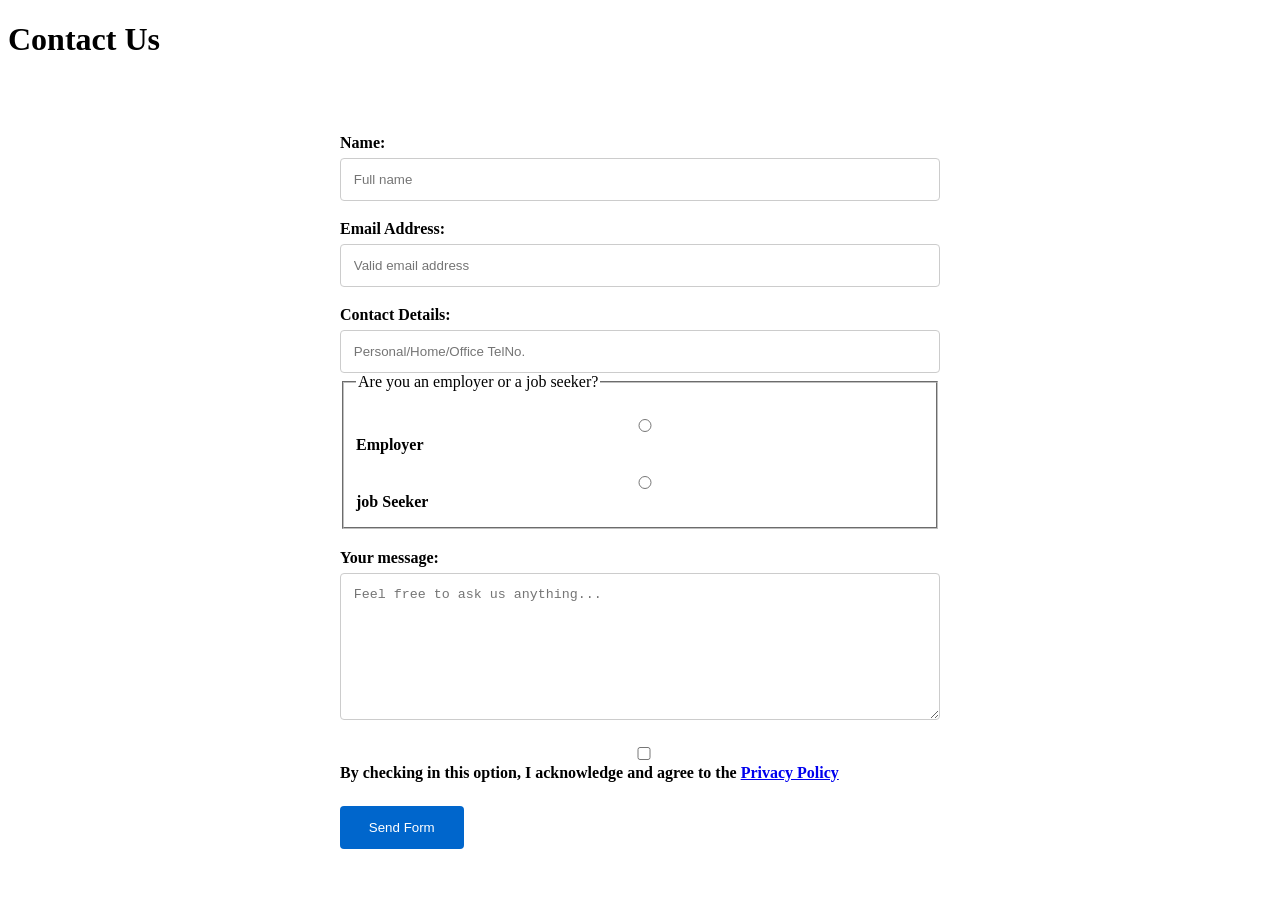
<file: contact.html>
<!DOCTYPE html>
<html lang="en">
<head>
    <meta charset="UTF-8">
    <meta name="viewport" content="width=device-width, initial-scale=1.0">
    <title>Document</title>
    <style>
        form {
            max-width: 600px;
            margin: 2rem auto;
            padding: 1.5rem;
        }

        label {
            display: block;
            margin: 1.2rem 0 0.4rem;
            font-weight: bold;
        }

        input, textarea {
            width: 100%;
            padding: 0.8rem;
            box-sizing: border-box;
            border: 1px solid #ccc;
            border-radius: 4px;
        }

        button {
            margin-top: 1.5rem;
            padding: 0.9rem 1.8rem;
            background: #0066cc;
            color: white;
            border: none;
            border-radius: 4px;
            cursor: pointer;
        }

        button:hover {
            background: #0055aa;
        }
    </style>
</head>
<body>
    <h1>Contact Us</h1>
    <form action="/submit-contact" method="post">
        <!--Name input-->
        <label for="full-name">Name:</label>
        <input type="text" id="full-name" name="name" placeholder="Full name" size="30" required>
    
        <!--Email input-->
        <label for="email">Email Address:</label>
        <input type="email" id="email" name="email" placeholder="Valid email address" size="30" required>
    
        <!--Contact Details input-->
        <label for="contact-details">Contact Details:</label>
        <input type="tel" id="contact-details" name="contact" placeholder="Personal/Home/Office TelNo." size="30" required>
        
        <fieldset>
            <!--Role input-->
            <legend>Are you an employer or a job seeker?</legend>
            <label><input type="radio" name="role" value="employer" required> Employer</label>
            <label><input type="radio" name="role" value="job-seeker"> job Seeker</label>
        </fieldset>

        <!--Message input-->
        <label for="message">Your message:</label>
        <textarea id="message" name="message" rows="8" cols="60" placeholder="Feel free to ask us anything..." minlength="10" required ></textarea>

        <!--Privacy Policy Checkbox-->
        <label>
            <input type="checkbox" name="privacy-consent" required>
            By checking in this option, I acknowledge and agree to the <a href="/privacy-policy" target="_blank">Privacy Policy</a>

        <!--Submit button-->
        <button type="submit">Send Form</button>
    </form>
</body>
</html>
</file>
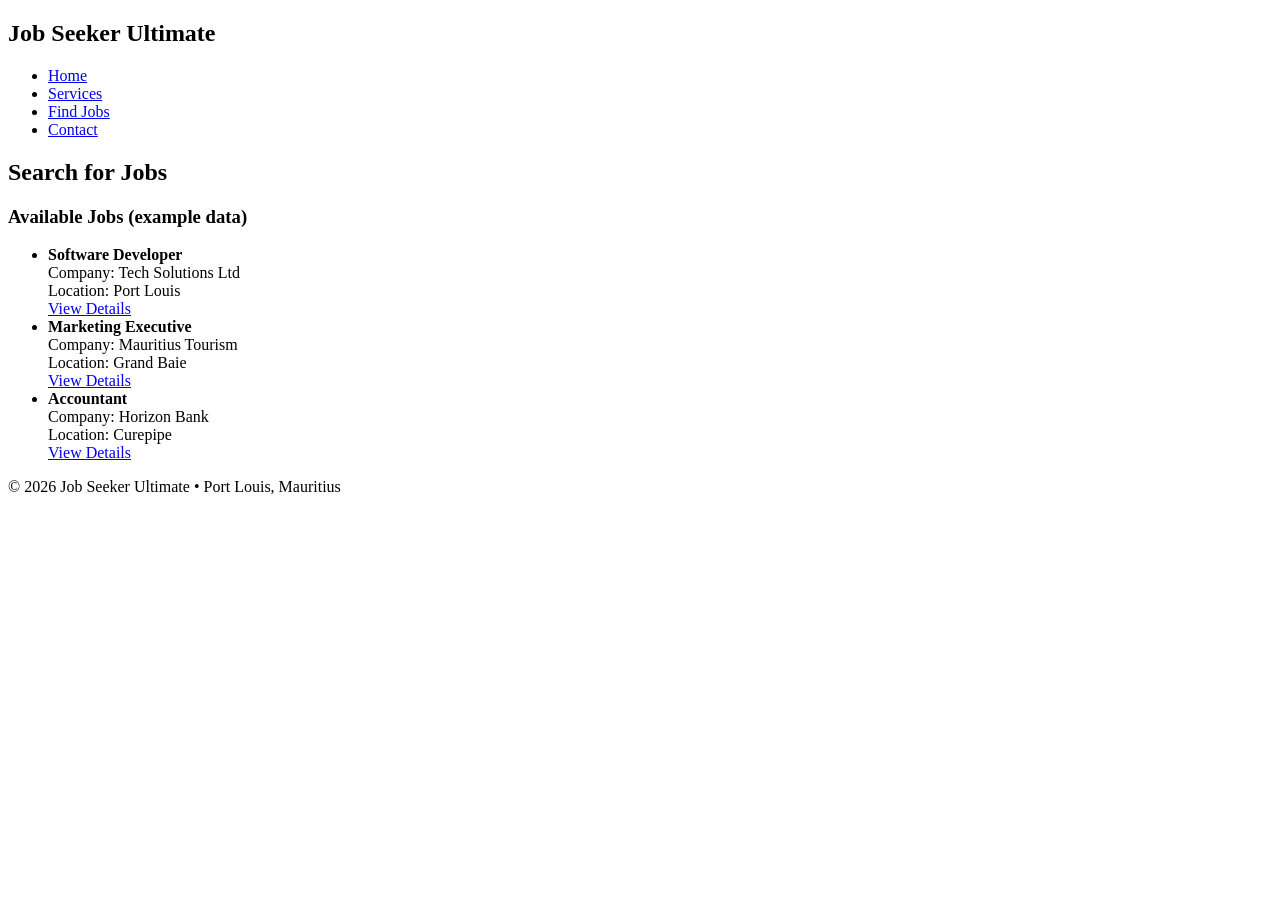
<file: jobs.html>
<!DOCTYPE html>
<html lang="en">
<head>
  <meta charset="UTF-8">
  <meta name="viewport" content="width=device-width, initial-scale=1.0">
  <title>Find Jobs - Horizon Recruit</title>
</head>
<body>

  <nav>
    <h1>Job Seeker Ultimate</h1>
    <ul>
      <li><a href="index.html">Home</a></li>
      <li><a href="services.html">Services</a></li>
      <li><a href="jobs.html">Find Jobs</a></li>
      <li><a href="contact.html">Contact</a></li>
    </ul>
  </nav>

  <header>
    <h2>Search for Jobs</h2>
  </header>

  <section>
    <h3>Available Jobs (example data)</h3>
    <ul>
      <li>
        <strong>Software Developer</strong><br>
        Company: Tech Solutions Ltd<br>
        Location: Port Louis<br>
        <a href="#">View Details</a>
      </li>
      <li>
        <strong>Marketing Executive</strong><br>
        Company: Mauritius Tourism<br>
        Location: Grand Baie<br>
        <a href="#">View Details</a>
      </li>
      <li>
        <strong>Accountant</strong><br>
        Company: Horizon Bank<br>
        Location: Curepipe<br>
        <a href="#">View Details</a>
      </li>
    </ul>
  </section>

  <footer>
    <p>&copy; 2026 Job Seeker Ultimate • Port Louis, Mauritius</p>
  </footer>

</body>
</html>
</file>
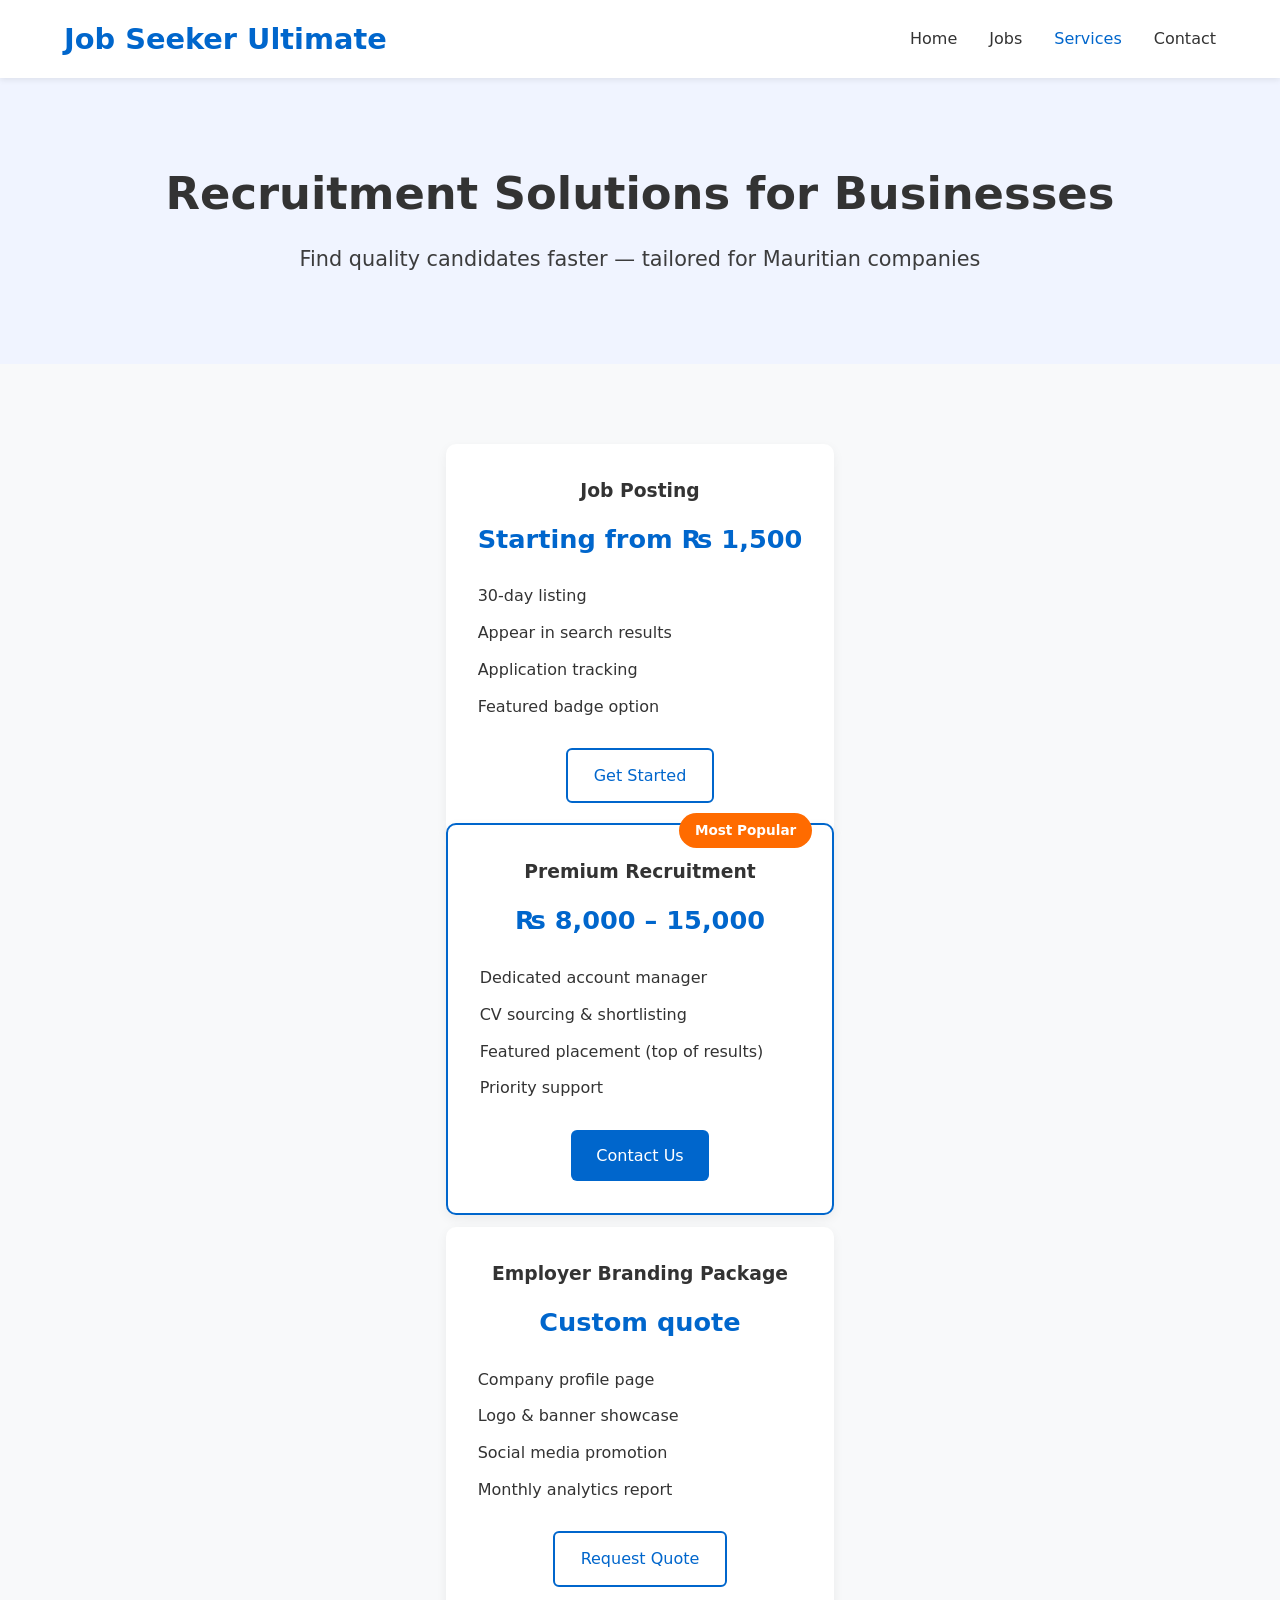
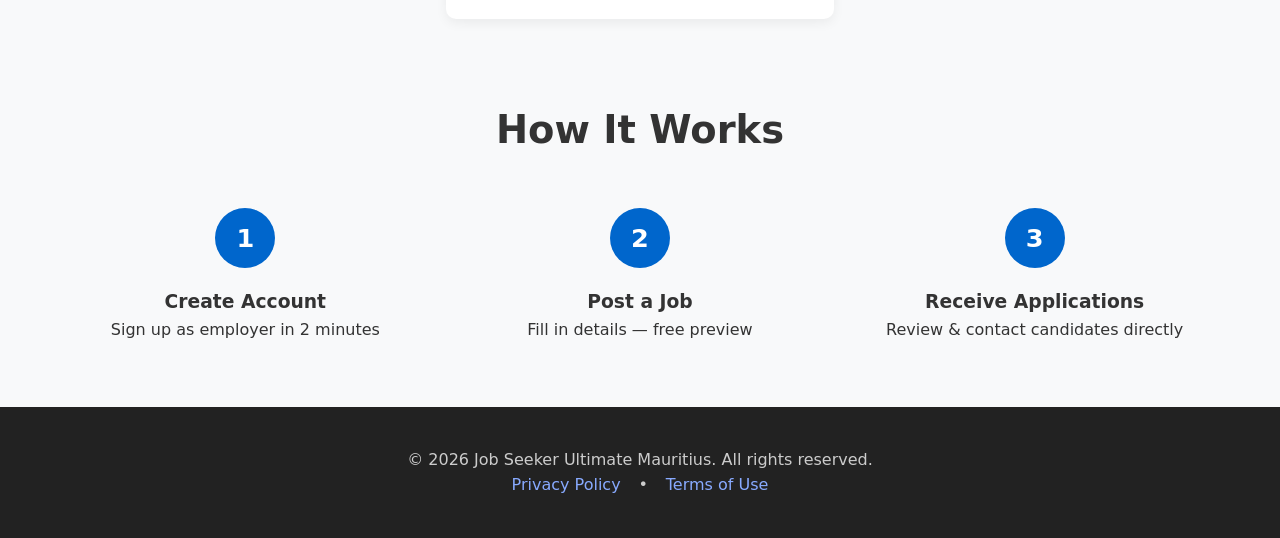
<file: services.html>
<!DOCTYPE html>
<html lang="en">
<head>
  <meta charset="UTF-8" />
  <meta name="viewport" content="width=device-width, initial-scale=1.0"/>
  <title>Job Seeker Ultimate - Mauritius</title>
  <link rel="stylesheet" href="styles.css">
</head>
<body>

  <header>
    <div class="container">
      <div class="logo">Job Seeker Ultimate</div>
      <nav>
        <ul>
          <li><a href="index.html">Home</a></li>
          <li><a href="jobs.html">Jobs</a></li>
          <li><a href="services.html" class="active">Services</a></li>
          <li><a href="contact.html">Contact</a></li>
        </ul>
      </nav>
    </div>
  </header>

  <main>
    <section class="page-header">
      <div class="container">
        <h1>Recruitment Solutions for Businesses</h1>
        <p class="lead">Find quality candidates faster — tailored for Mauritian companies</p>
      </div>
    </section>

    <section class="services-grid">
      <div class="container">
        <div class="service-card">
          <h3>Job Posting</h3>
          <p class="price">Starting from ₨ 1,500</p>
          <ul>
            <li>30-day listing</li>
            <li>Appear in search results</li>
            <li>Application tracking</li>
            <li>Featured badge option</li>
          </ul>
          <a href="contact.html" class="btn outline">Get Started</a>
        </div>

        <div class="service-card featured">
          <div class="badge">Most Popular</div>
          <h3>Premium Recruitment</h3>
          <p class="price">₨ 8,000 – 15,000</p>
          <ul>
            <li>Dedicated account manager</li>
            <li>CV sourcing & shortlisting</li>
            <li>Featured placement (top of results)</li>
            <li>Priority support</li>
          </ul>
          <a href="contact.html" class="btn primary">Contact Us</a>
        </div>

        <div class="service-card">
          <h3>Employer Branding Package</h3>
          <p class="price">Custom quote</p>
          <ul>
            <li>Company profile page</li>
            <li>Logo & banner showcase</li>
            <li>Social media promotion</li>
            <li>Monthly analytics report</li>
          </ul>
          <a href="contact.html" class="btn outline">Request Quote</a>
        </div>
      </div>
    </section>

    <section class="how-it-works">
      <div class="container">
        <h2>How It Works</h2>
        <div class="steps">
          <div class="step">
            <span>1</span>
            <h3>Create Account</h3>
            <p>Sign up as employer in 2 minutes</p>
          </div>
          <div class="step">
            <span>2</span>
            <h3>Post a Job</h3>
            <p>Fill in details — free preview</p>
          </div>
          <div class="step">
            <span>3</span>
            <h3>Receive Applications</h3>
            <p>Review & contact candidates directly</p>
          </div>
        </div>
      </div>
    </section>
  </main>

  <footer>
    <div class="container">
      <p>&copy; 2026 Job Seeker Ultimate Mauritius. All rights reserved.</p>
      <p><a href="#">Privacy Policy</a> • <a href="#">Terms of Use</a></p>
    </div>
  </footer>

</body>
</html>
</file>
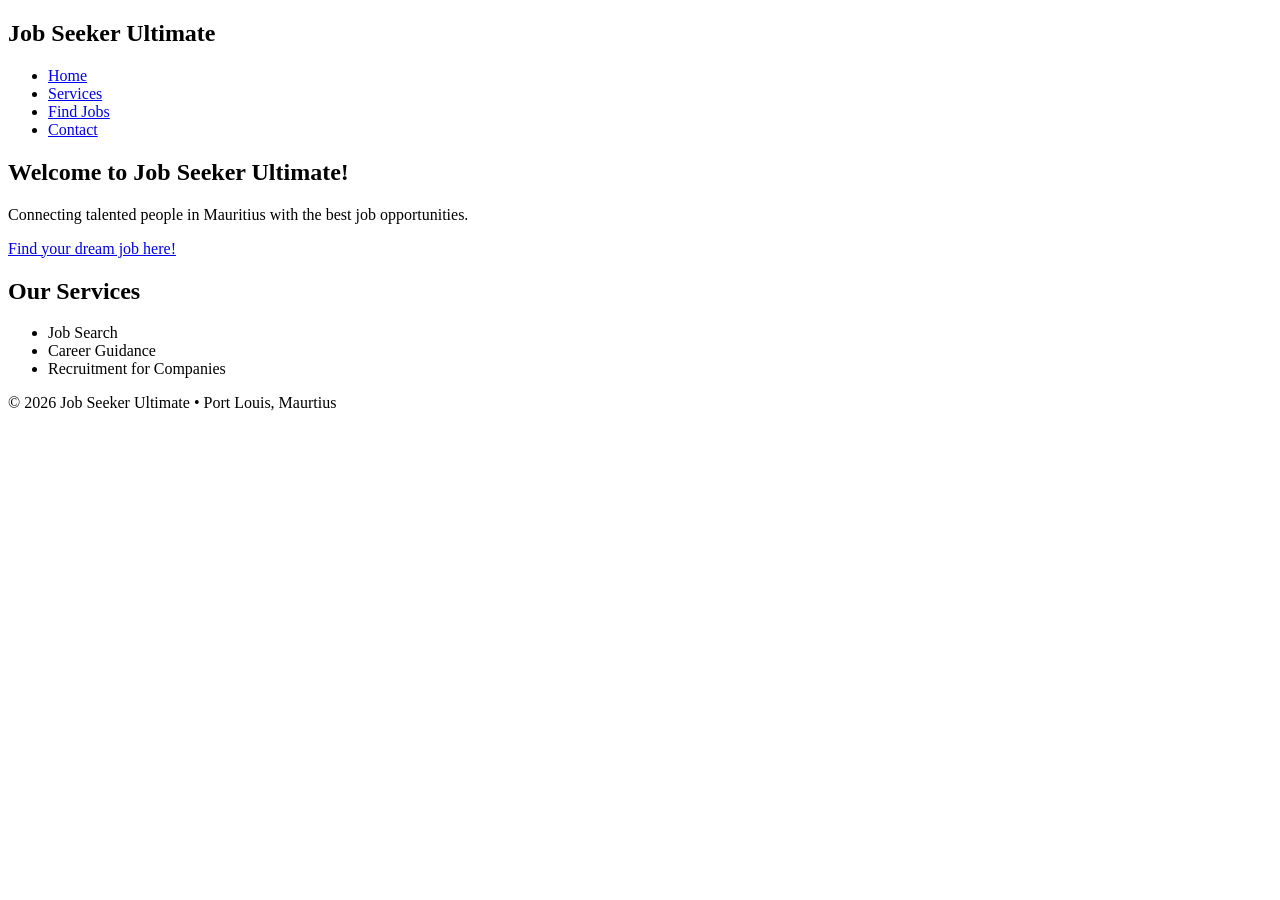
<file: template..html>
<!DOCTYPE html>
<html lang="en">
<head>
  <meta charset="UTF-8">
  <meta name="viewport" content="width=device-width, initial-scale=1.0">
  <title>Job Seeker Ultimate - Seize your opportunities</title>
</head>
<body>

  <nav>
    <h1>Job Seeker Ultimate</h1>
    <ul>
      <li><a href="index.html">Home</a></li>
      <li><a href="services.html">Services</a></li>
      <li><a href="jobs.html">Find Jobs</a></li>
      <li><a href="contact.html">Contact</a></li>
    </ul>
  </nav>

  <header>
    <h2>Welcome to Job Seeker Ultimate!</h2>
    <p>Connecting talented people in Mauritius with the best job opportunities.</p>
    <a href="jobs.html">Find your dream job here!</a>
  </header>

  <section>
    <h2>Our Services</h2>
    <ul>
      <li>Job Search</li>
      <li>Career Guidance</li>
      <li>Recruitment for Companies</li>
    </ul>
  </section>

  <footer>
    <p>&copy; 2026 Job Seeker Ultimate • Port Louis, Maurtius</p>
  </footer>

</body>
</html>
</file>
<file: styles.css>
/* ============================================
   RESET & BASE
============================================ */
* {
  margin: 0;
  padding: 0;
  box-sizing: border-box;
}

body {
  font-family: system-ui, -apple-system, sans-serif;
  line-height: 1.6;
  color: #333;
  background: #f8f9fa;
}

.container {
  max-width: 1200px;
  margin: 0 auto;
  padding: 0 1.5rem;
}

/* ============================================
   HEADER & NAV
============================================ */
header {
  background: #fff;
  box-shadow: 0 2px 6px rgba(0,0,0,0.08);
  position: sticky;
  top: 0;
  z-index: 100;
}

header .container {
  display: flex;
  justify-content: space-between;
  align-items: center;
  padding: 1rem 1.5rem;
}

.logo {
  font-size: 1.8rem;
  font-weight: bold;
  color: #0066cc;
}

nav ul {
  display: flex;
  list-style: none;
  gap: 2rem;
}

nav a {
  text-decoration: none;
  color: #333;
  font-weight: 500;
}

nav a:hover,
nav a.active {
  color: #0066cc;
}

/* ============================================
   BUTTONS
============================================ */
.btn {
  display: inline-block;
  padding: 0.8rem 1.6rem;
  border-radius: 6px;
  font-weight: 500;
  text-decoration: none;
  transition: all 0.2s;
  cursor: pointer;
}

.btn.primary {
  background: #0066cc;
  color: white;
  border: none;
}

.btn.primary:hover {
  background: #0055aa;
}

.btn.outline {
  background: transparent;
  border: 2px solid #0066cc;
  color: #0066cc;
}

.btn.outline:hover {
  background: #0066cc;
  color: white;
}

.btn.small { padding: 0.6rem 1.2rem; font-size: 0.95rem; }
.btn.large  { padding: 1rem 2.2rem; font-size: 1.15rem; }

/* ============================================
   HERO
============================================ */
.hero {
  background: linear-gradient(135deg, #0066cc 0%, #004080 100%);
  color: white;
  text-align: center;
  padding: 8rem 0 6rem;
}

.hero h1 {
  font-size: 3.2rem;
  margin-bottom: 1.2rem;
}

.lead {
  font-size: 1.3rem;
  margin-bottom: 2.5rem;
  opacity: 0.95;
}

.hero-buttons {
  display: flex;
  gap: 1.5rem;
  justify-content: center;
  flex-wrap: wrap;
}

/* ============================================
   FEATURES / CARDS
============================================ */
.features, .services-grid {
  padding: 5rem 0;
}

h2 {
  text-align: center;
  margin-bottom: 3rem;
  font-size: 2.4rem;
}

.feature-grid, .services-grid {
  display: grid;
  grid-template-columns: repeat(auto-fit, minmax(280px, 1fr));
  gap: 2rem;
}

.feature-card, .service-card {
  background: white;
  padding: 2rem;
  border-radius: 10px;
  box-shadow: 0 4px 12px rgba(0,0,0,0.06);
  text-align: center;
  position: relative;
}

.service-card .price {
  font-size: 1.6rem;
  color: #0066cc;
  margin: 0.8rem 0 1.5rem;
  font-weight: bold;
}

.service-card ul {
  list-style: none;
  margin-bottom: 1.8rem;
  text-align: left;
}

.service-card ul li {
  margin: 0.7rem 0;
}

.service-card.featured {
  border: 2px solid #0066cc;
  transform: translateY(-12px);
}

.badge {
  position: absolute;
  top: -12px;
  right: 20px;
  background: #ff6b00;
  color: white;
  padding: 0.4rem 1rem;
  border-radius: 20px;
  font-size: 0.85rem;
  font-weight: bold;
}

/* ============================================
   JOBS PAGE
============================================ */
.page-header {
  background: #f0f4ff;
  padding: 5rem 0 3rem;
  text-align: center;
}

.page-header h1 { font-size: 2.8rem; margin-bottom: 0.8rem; }

.job-filters {
  display: flex;
  flex-wrap: wrap;
  gap: 1rem;
  margin-bottom: 2.5rem;
}

.search-input {
  flex: 1;
  min-width: 220px;
  padding: 0.9rem;
  border: 1px solid #ccc;
  border-radius: 6px;
  font-size: 1rem;
}

.job-filters select, .job-filters button {
  padding: 0.9rem;
  border-radius: 6px;
  border: 1px solid #ccc;
}

.job-cards {
  display: grid;
  gap: 1.5rem;
}

.job-card {
  background: white;
  padding: 1.8rem;
  border-radius: 10px;
  box-shadow: 0 3px 10px rgba(0,0,0,0.06);
}

.job-card h3 {
  margin-bottom: 0.6rem;
  color: #0066cc;
}

.meta {
  color: #666;
  font-size: 0.95rem;
  margin-bottom: 1rem;
}

.meta span:not(:last-child)::after {
  content: " • ";
}

.tags {
  margin: 1rem 0;
}

.tags span {
  background: #e9f0ff;
  color: #0066cc;
  padding: 0.3rem 0.8rem;
  border-radius: 20px;
  font-size: 0.85rem;
  margin-right: 0.5rem;
}

.pagination {
  text-align: center;
  margin-top: 3rem;
  display: flex;
  justify-content: center;
  gap: 1.5rem;
  align-items: center;
}

/* ============================================
   HOW IT WORKS
============================================ */
.steps {
  display: grid;
  grid-template-columns: repeat(auto-fit, minmax(240px, 1fr));
  gap: 2rem;
  text-align: center;
}

.step {
  position: relative;
}

.step span {
  display: inline-block;
  width: 60px;
  height: 60px;
  line-height: 60px;
  background: #0066cc;
  color: white;
  border-radius: 50%;
  font-size: 1.6rem;
  font-weight: bold;
  margin-bottom: 1.2rem;
}

/* ============================================
   CTA & FOOTER
============================================ */
.cta {
  background: #0066cc;
  color: white;
  text-align: center;
  padding: 6rem 0;
}

.cta h2 { margin-bottom: 1.2rem; }

footer {
  background: #222;
  color: #ccc;
  text-align: center;
  padding: 2.5rem 0;
  margin-top: 4rem;
}

footer a {
  color: #88aaff;
  text-decoration: none;
  margin: 0 0.8rem;
}

/* ============================================
   RESPONSIVE
============================================ */
@media (max-width: 768px) {
  .hero { padding: 6rem 0 4rem; }
  .hero h1 { font-size: 2.4rem; }
  .hero-buttons { flex-direction: column; }
  header .container { flex-direction: column; gap: 1rem; }
  nav ul { flex-direction: column; align-items: center; gap: 1rem; }
  .job-filters { flex-direction: column; }
}
</file>
